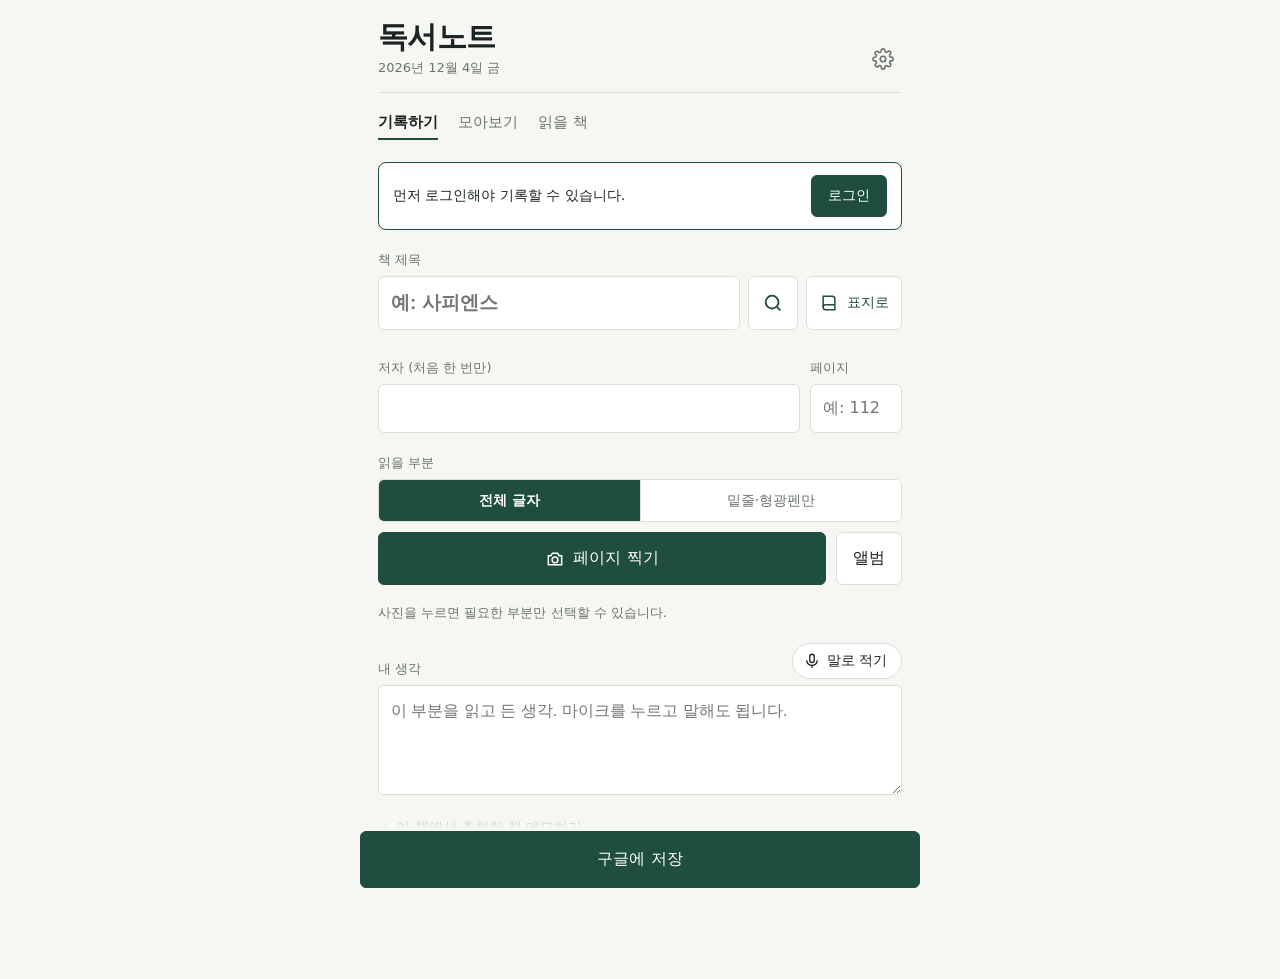
<file: index.html>
<!DOCTYPE html>
<html lang="ko">
<head>
<meta charset="UTF-8">
<meta http-equiv="Content-Security-Policy" content="default-src 'none'; script-src 'self'; style-src 'self' https://fonts.googleapis.com; font-src https://fonts.gstatic.com; img-src 'self' data: blob: https:; connect-src https://script.google.com https://script.googleusercontent.com; base-uri 'none'; form-action 'none'; object-src 'none'">
<meta name="referrer" content="no-referrer">
<meta name="viewport" content="width=device-width, initial-scale=1, viewport-fit=cover">
<meta name="theme-color" content="#1F4D3F">
<meta name="apple-mobile-web-app-capable" content="yes">
<meta name="apple-mobile-web-app-title" content="독서노트">
<title>독서노트</title>
<link rel="icon" href="data:image/svg+xml,%3Csvg xmlns='http://www.w3.org/2000/svg' viewBox='0 0 100 100'%3E%3Ctext y='.9em' font-size='90'%3E📖%3C/text%3E%3C/svg%3E">
<link rel="preconnect" href="https://fonts.googleapis.com">
<link rel="preconnect" href="https://fonts.gstatic.com" crossorigin>
<link href="https://fonts.googleapis.com/css2?family=Nanum+Gothic:wght@400;700;800&display=swap" rel="stylesheet">
<link rel="stylesheet" href="app.css?v=19">
</head>
<body>
<div class="wrap">
  <header>
    <div>
      <h1>독서노트</h1>
      <div class="today" id="today"></div>
    </div>
    <button class="icon-btn" id="openSettings" aria-label="로그인·기기 관리">
      <svg viewBox="0 0 24 24" fill="none" stroke="currentColor" stroke-width="1.8"><circle cx="12" cy="12" r="3"/><path d="M19.4 15a1.7 1.7 0 0 0 .3 1.8l.1.1a2 2 0 1 1-2.8 2.8l-.1-.1a1.7 1.7 0 0 0-1.8-.3 1.7 1.7 0 0 0-1 1.5V21a2 2 0 1 1-4 0v-.1a1.7 1.7 0 0 0-1.1-1.5 1.7 1.7 0 0 0-1.8.3l-.1.1a2 2 0 1 1-2.8-2.8l.1-.1a1.7 1.7 0 0 0 .3-1.8 1.7 1.7 0 0 0-1.5-1H3a2 2 0 1 1 0-4h.1a1.7 1.7 0 0 0 1.5-1.1 1.7 1.7 0 0 0-.3-1.8l-.1-.1a2 2 0 1 1 2.8-2.8l.1.1a1.7 1.7 0 0 0 1.8.3H9a1.7 1.7 0 0 0 1-1.5V3a2 2 0 1 1 4 0v.1a1.7 1.7 0 0 0 1 1.5 1.7 1.7 0 0 0 1.8-.3l.1-.1a2 2 0 1 1 2.8 2.8l-.1.1a1.7 1.7 0 0 0-.3 1.8V9a1.7 1.7 0 0 0 1.5 1H21a2 2 0 1 1 0 4h-.1a1.7 1.7 0 0 0-1.5 1z"/></svg>
    </button>
  </header>

  <nav role="tablist">
    <button role="tab" aria-selected="true" data-tab="write">기록하기</button>
    <button role="tab" aria-selected="false" data-tab="list">모아보기</button>
    <button role="tab" aria-selected="false" data-tab="wish">읽을 책</button>
  </nav>

  <div class="banner hidden" id="loginBanner">
    <span>먼저 로그인해야 기록할 수 있습니다.</span>
    <button class="btn primary" type="button" id="btnLoginBanner">로그인</button>
  </div>

  <section id="tab-write">
    <div class="queue hidden" id="queue" aria-live="polite"></div>
    <div id="result"></div>

    <div class="field">
      <label class="f" for="book">책 제목</label>
      <div class="titlebox">
        <input type="text" id="book" class="book" list="bookList" placeholder="예: 사피엔스" autocomplete="off" enterkeyhint="search">
        <button class="btn icon" id="btnFind" type="button" aria-label="책 검색"></button>
        <button class="btn" id="btnCover" type="button" aria-label="표지를 찍어 제목 입력">
          <svg viewBox="0 0 24 24" fill="none" stroke="currentColor" stroke-width="1.8"><path d="M5 4h11a3 3 0 0 1 3 3v13H8a3 3 0 0 1-3-3z"/><path d="M5 17a3 3 0 0 1 3-3h11"/></svg>
          표지로
        </button>
      </div>
      <input type="file" id="fileCover" accept="image/*" capture="environment" hidden>
      <datalist id="bookList"></datalist>
      <div class="titlehint" id="titleHint"></div>
      <div class="lookup hidden" id="lookup"></div>
      <div class="chips" id="chips" aria-label="최근 읽은 책"></div>
    </div>
    <div class="field row">
      <div>
        <label class="f" for="author">저자 (처음 한 번만)</label>
        <input type="text" id="author" autocomplete="off">
      </div>
      <div>
        <label class="f" for="page">페이지</label>
        <input type="text" id="page" inputmode="numeric" placeholder="예: 112">
      </div>
    </div>

    <div class="field">
      <label class="f">읽을 부분</label>
      <div class="seg" id="modeSeg" role="group" aria-label="읽을 부분">
        <button type="button" data-mode="all" aria-pressed="true">전체 글자</button>
        <button type="button" data-mode="marked" aria-pressed="false">밑줄·형광펜만</button>
      </div>
      <div class="shoot">
        <button class="btn primary" id="btnCamera" type="button">
          <svg viewBox="0 0 24 24" fill="none" stroke="currentColor" stroke-width="1.8"><path d="M4 8h3l2-3h6l2 3h3v11H4z"/><circle cx="12" cy="13" r="3.5"/></svg>
          페이지 찍기
        </button>
        <button class="btn" id="btnAlbum" type="button">앨범</button>
      </div>
      <input type="file" id="fileCamera" accept="image/*" capture="environment" hidden>
      <input type="file" id="fileAlbum" accept="image/*" multiple hidden>
      <div class="thumbs" id="thumbs"></div>
      <div class="hint" id="photoHint">사진을 누르면 필요한 부분만 선택할 수 있습니다.</div>
    </div>

    <div class="field">
      <div class="memo-head">
        <label class="f" for="memo">내 생각</label>
        <button type="button" class="mic" id="btnMic" aria-pressed="false">
          <span class="dot hidden"></span>
          <svg viewBox="0 0 24 24" fill="none" stroke="currentColor" stroke-width="1.8"><rect x="9" y="3" width="6" height="11" rx="3"/><path d="M5 11a7 7 0 0 0 14 0M12 18v3"/></svg>
          <span class="lbl">말로 적기</span>
        </button>
      </div>
      <textarea id="memo" placeholder="이 부분을 읽고 든 생각. 마이크를 누르고 말해도 됩니다."></textarea>
      <div class="interim" id="interim"></div>
    </div>
    <button type="button" class="linkbtn wish-here" id="btnWishHere">＋ 이 책에서 추천한 책 메모하기</button>
  </section>

  <section id="tab-wish" class="hidden">
    <div class="wishform">
      <div class="field">
        <label class="f" for="wTitle">추천받은 책</label>
        <div class="titlebox two">
          <input type="text" id="wTitle" class="book" placeholder="예: 총, 균, 쇠" autocomplete="off" maxlength="100" enterkeyhint="search">
          <button class="btn icon" id="wFind" type="button" aria-label="책 검색"></button>
        </div>
        <div class="lookup hidden" id="wLookup"></div>
      </div>
      <div class="field row">
        <div><label class="f" for="wAuthor">저자</label><input type="text" id="wAuthor" autocomplete="off" maxlength="100"></div>
        <div><label class="f" for="wFromPage">페이지</label><input type="text" id="wFromPage" inputmode="numeric" maxlength="20"></div>
      </div>
      <div class="field">
        <label class="f" for="wFrom">어느 책에서 추천받았나요</label>
        <input type="text" id="wFrom" list="bookList" placeholder="지금 읽는 책" autocomplete="off" maxlength="100">
      </div>
      <div class="field">
        <label class="f" for="wMemo">메모</label>
        <textarea id="wMemo" class="short" maxlength="1000" placeholder="왜 읽고 싶은지, 책에서 어떻게 소개됐는지"></textarea>
      </div>
      <div class="status" id="wStatus"></div>
      <button class="btn primary wide" type="button" id="wAdd">목록에 추가</button>
    </div>
    <div class="seg" id="wishFilter" role="group" aria-label="목록 보기">
      <button type="button" data-f="todo" aria-pressed="true">읽을 책</button>
      <button type="button" data-f="done" aria-pressed="false">읽은 책</button>
    </div>
    <div id="wishList"></div>
  </section>

  <section id="tab-list" class="hidden">
    <div class="shelf" id="shelf"></div>
    <a class="masterlink hidden" id="masterLink" target="_blank" rel="noopener">전체 기록 문서 열기</a>
    <div id="notes"></div>
  </section>
</div>

<div class="savebar" id="savebar">
  <div class="inner">
    <div class="status" id="status"></div>
    <button class="btn primary" id="btnSave" type="button">구글에 저장</button>
  </div>
</div>

<!-- 영역 선택 -->
<div class="cropper hidden" id="cropper" role="dialog" aria-label="읽을 부분 선택">
  <p>손가락으로 끌어서 읽을 부분을 선택하세요</p>
  <div class="stage"><div class="frame" id="frame"><img id="cropImg" alt="선택할 사진"><div class="sel hidden" id="sel"></div></div></div>
  <div class="bar">
    <button class="btn" type="button" id="cropCancel">닫기</button>
    <button class="btn" type="button" id="cropAll">전체 사용</button>
    <button class="btn primary" type="button" id="cropOk">이 부분만</button>
  </div>
</div>

<dialog id="settings">
  <h2>로그인 · 기기 관리</h2>
  <div id="loginForm">
    <div class="field">
      <label class="f" for="cfgUrl">웹앱 URL</label>
      <input type="url" id="cfgUrl" placeholder="https://script.google.com/macros/s/…/exec" autocomplete="off" spellcheck="false">
    </div>
    <div class="field">
      <label class="f" for="cfgPw">비밀번호</label>
      <input type="password" id="cfgPw" autocomplete="current-password">
    </div>
    <div class="field">
      <label class="f" for="cfgName">이 기기 이름</label>
      <input type="text" id="cfgName" maxlength="40" autocomplete="off">
    </div>
    <div class="status" id="cfgStatus"></div>
    <div class="actions">
      <button class="btn" id="cfgClose" type="button">닫기</button>
      <button class="btn primary" id="cfgLogin" type="button">로그인</button>
    </div>
    <p class="secnote">비밀번호는 로그인할 때 한 번만 암호화 연결로 전송되고, 이 기기에는 저장되지 않습니다.</p>
  </div>
  <div id="devPanel" class="hidden">
    <div class="hint" id="devInfo"></div>
    <div id="devList"></div>
    <p class="secnote">잃어버린 기기는 여기서 해제하세요. 모든 기기를 한 번에 로그아웃하려면 Apps Script 편집기에서 revokeAllDevices()를 실행합니다.</p>
    <div class="upd">
      <h3>서버 업데이트</h3>
      <p class="secnote">새 Code.gs를 구글 드라이브 <b>독서노트 › 업데이트</b> 폴더에 넣고 아래를 누르세요. 적용 전 현재 코드는 자동으로 백업됩니다.</p>
      <div id="updInfo" class="hint"></div>
      <div class="field"><label class="f" for="updPw">비밀번호 확인</label><input type="password" id="updPw" autocomplete="current-password"></div>
      <div class="status" id="updStatus"></div>
      <div class="actions">
        <button class="btn" type="button" id="updCheck">폴더 확인</button>
        <button class="btn" type="button" id="updRollback">되돌리기</button>
        <button class="btn primary" type="button" id="updApply">업데이트 적용</button>
      </div>
    </div>
    <div class="actions"><button class="btn" type="button" id="devClose">닫기</button></div>
  </div>
</dialog>

<div class="dlg-backdrop hidden" id="dlgBackdrop"></div>
<script src="outbox.js?v=14"></script>
<script src="app.js?v=19"></script>
</body>
</html>
</file>
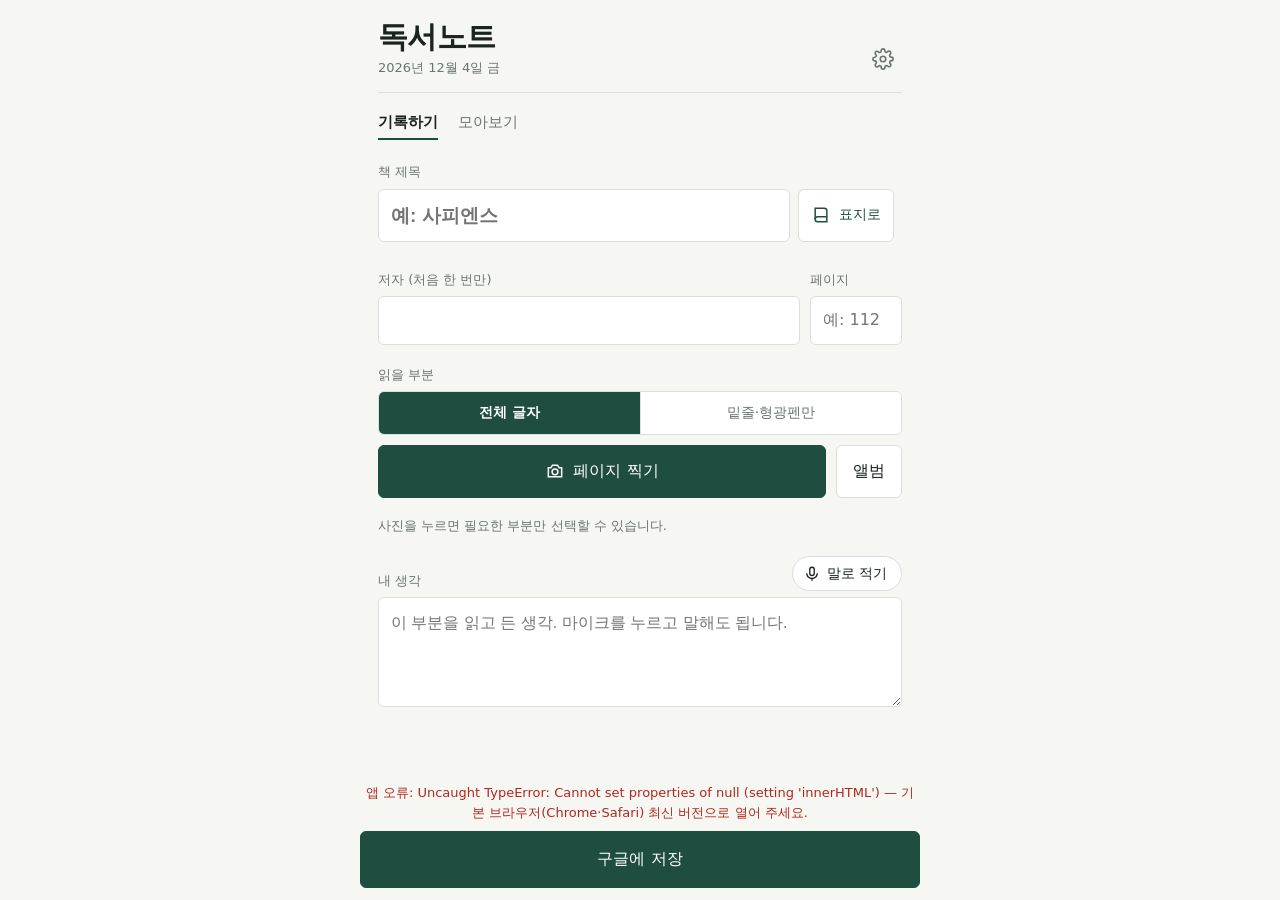
<file: index-1.html>
<!DOCTYPE html>
<html lang="ko">
<head>
<meta charset="UTF-8">
<meta http-equiv="Content-Security-Policy" content="default-src 'none'; script-src 'self'; style-src 'self' https://fonts.googleapis.com; font-src https://fonts.gstatic.com; img-src 'self' data: blob: https:; connect-src https://script.google.com https://script.googleusercontent.com; base-uri 'none'; form-action 'none'; object-src 'none'">
<meta name="referrer" content="no-referrer">
<meta name="viewport" content="width=device-width, initial-scale=1, viewport-fit=cover">
<meta name="theme-color" content="#1F4D3F">
<meta name="apple-mobile-web-app-capable" content="yes">
<meta name="apple-mobile-web-app-title" content="독서노트">
<title>독서노트</title>
<link rel="icon" href="data:image/svg+xml,%3Csvg xmlns='http://www.w3.org/2000/svg' viewBox='0 0 100 100'%3E%3Ctext y='.9em' font-size='90'%3E📖%3C/text%3E%3C/svg%3E">
<link rel="preconnect" href="https://fonts.googleapis.com">
<link rel="preconnect" href="https://fonts.gstatic.com" crossorigin>
<link href="https://fonts.googleapis.com/css2?family=Nanum+Gothic:wght@400;700;800&display=swap" rel="stylesheet">
<link rel="stylesheet" href="app.css?v=11">
</head>
<body>
<div class="wrap">
  <header>
    <div>
      <h1>독서노트</h1>
      <div class="today" id="today"></div>
    </div>
    <button class="icon-btn" id="openSettings" aria-label="로그인·기기 관리">
      <svg viewBox="0 0 24 24" fill="none" stroke="currentColor" stroke-width="1.8"><circle cx="12" cy="12" r="3"/><path d="M19.4 15a1.7 1.7 0 0 0 .3 1.8l.1.1a2 2 0 1 1-2.8 2.8l-.1-.1a1.7 1.7 0 0 0-1.8-.3 1.7 1.7 0 0 0-1 1.5V21a2 2 0 1 1-4 0v-.1a1.7 1.7 0 0 0-1.1-1.5 1.7 1.7 0 0 0-1.8.3l-.1.1a2 2 0 1 1-2.8-2.8l.1-.1a1.7 1.7 0 0 0 .3-1.8 1.7 1.7 0 0 0-1.5-1H3a2 2 0 1 1 0-4h.1a1.7 1.7 0 0 0 1.5-1.1 1.7 1.7 0 0 0-.3-1.8l-.1-.1a2 2 0 1 1 2.8-2.8l.1.1a1.7 1.7 0 0 0 1.8.3H9a1.7 1.7 0 0 0 1-1.5V3a2 2 0 1 1 4 0v.1a1.7 1.7 0 0 0 1 1.5 1.7 1.7 0 0 0 1.8-.3l.1-.1a2 2 0 1 1 2.8 2.8l-.1.1a1.7 1.7 0 0 0-.3 1.8V9a1.7 1.7 0 0 0 1.5 1H21a2 2 0 1 1 0 4h-.1a1.7 1.7 0 0 0-1.5 1z"/></svg>
    </button>
  </header>

  <nav role="tablist">
    <button role="tab" aria-selected="true" data-tab="write">기록하기</button>
    <button role="tab" aria-selected="false" data-tab="list">모아보기</button>
  </nav>

  <div class="banner hidden" id="loginBanner">
    <span>먼저 로그인해야 기록할 수 있습니다.</span>
    <button class="btn primary" type="button" id="btnLoginBanner">로그인</button>
  </div>

  <section id="tab-write">
    <div class="queue hidden" id="queue" aria-live="polite"></div>
    <div id="result"></div>

    <div class="field">
      <label class="f" for="book">책 제목</label>
      <div class="titlebox">
        <input type="text" id="book" class="book" list="bookList" placeholder="예: 사피엔스" autocomplete="off">
        <button class="btn" id="btnCover" type="button" aria-label="표지를 찍어 제목 입력">
          <svg viewBox="0 0 24 24" fill="none" stroke="currentColor" stroke-width="1.8"><path d="M5 4h11a3 3 0 0 1 3 3v13H8a3 3 0 0 1-3-3z"/><path d="M5 17a3 3 0 0 1 3-3h11"/></svg>
          표지로
        </button>
      </div>
      <input type="file" id="fileCover" accept="image/*" capture="environment" hidden>
      <datalist id="bookList"></datalist>
      <div class="titlehint" id="titleHint"></div>
      <div class="lookup hidden" id="lookup"></div>
      <div class="chips" id="chips" aria-label="최근 읽은 책"></div>
    </div>
    <div class="field row">
      <div>
        <label class="f" for="author">저자 (처음 한 번만)</label>
        <input type="text" id="author" autocomplete="off">
      </div>
      <div>
        <label class="f" for="page">페이지</label>
        <input type="text" id="page" inputmode="numeric" placeholder="예: 112">
      </div>
    </div>

    <div class="field">
      <label class="f">읽을 부분</label>
      <div class="seg" role="group" aria-label="읽을 부분">
        <button type="button" data-mode="all" aria-pressed="true">전체 글자</button>
        <button type="button" data-mode="marked" aria-pressed="false">밑줄·형광펜만</button>
      </div>
      <div class="shoot">
        <button class="btn primary" id="btnCamera" type="button">
          <svg viewBox="0 0 24 24" fill="none" stroke="currentColor" stroke-width="1.8"><path d="M4 8h3l2-3h6l2 3h3v11H4z"/><circle cx="12" cy="13" r="3.5"/></svg>
          페이지 찍기
        </button>
        <button class="btn" id="btnAlbum" type="button">앨범</button>
      </div>
      <input type="file" id="fileCamera" accept="image/*" capture="environment" hidden>
      <input type="file" id="fileAlbum" accept="image/*" multiple hidden>
      <div class="thumbs" id="thumbs"></div>
      <div class="hint" id="photoHint">사진을 누르면 필요한 부분만 선택할 수 있습니다.</div>
    </div>

    <div class="field">
      <div class="memo-head">
        <label class="f" for="memo">내 생각</label>
        <button type="button" class="mic" id="btnMic" aria-pressed="false">
          <span class="dot hidden"></span>
          <svg viewBox="0 0 24 24" fill="none" stroke="currentColor" stroke-width="1.8"><rect x="9" y="3" width="6" height="11" rx="3"/><path d="M5 11a7 7 0 0 0 14 0M12 18v3"/></svg>
          <span class="lbl">말로 적기</span>
        </button>
      </div>
      <textarea id="memo" placeholder="이 부분을 읽고 든 생각. 마이크를 누르고 말해도 됩니다."></textarea>
      <div class="interim" id="interim"></div>
    </div>
  </section>

  <section id="tab-list" class="hidden">
    <div class="shelf" id="shelf"></div>
    <a class="masterlink hidden" id="masterLink" target="_blank" rel="noopener">전체 기록 문서 열기</a>
    <div id="notes"></div>
  </section>
</div>

<div class="savebar" id="savebar">
  <div class="inner">
    <div class="status" id="status"></div>
    <button class="btn primary" id="btnSave" type="button">구글에 저장</button>
  </div>
</div>

<!-- 영역 선택 -->
<div class="cropper hidden" id="cropper" role="dialog" aria-label="읽을 부분 선택">
  <p>손가락으로 끌어서 읽을 부분을 선택하세요</p>
  <div class="stage"><div class="frame" id="frame"><img id="cropImg" alt="선택할 사진"><div class="sel hidden" id="sel"></div></div></div>
  <div class="bar">
    <button class="btn" type="button" id="cropCancel">닫기</button>
    <button class="btn" type="button" id="cropAll">전체 사용</button>
    <button class="btn primary" type="button" id="cropOk">이 부분만</button>
  </div>
</div>

<dialog id="settings">
  <h2>로그인 · 기기 관리</h2>
  <div id="loginForm">
    <div class="field">
      <label class="f" for="cfgUrl">웹앱 URL</label>
      <input type="url" id="cfgUrl" placeholder="https://script.google.com/macros/s/…/exec" autocomplete="off" spellcheck="false">
    </div>
    <div class="field">
      <label class="f" for="cfgPw">비밀번호</label>
      <input type="password" id="cfgPw" autocomplete="current-password">
    </div>
    <div class="field">
      <label class="f" for="cfgName">이 기기 이름</label>
      <input type="text" id="cfgName" maxlength="40" autocomplete="off">
    </div>
    <div class="status" id="cfgStatus"></div>
    <div class="actions">
      <button class="btn" id="cfgClose" type="button">닫기</button>
      <button class="btn primary" id="cfgLogin" type="button">로그인</button>
    </div>
    <p class="secnote">비밀번호는 로그인할 때 한 번만 암호화 연결로 전송되고, 이 기기에는 저장되지 않습니다.</p>
  </div>
  <div id="devPanel" class="hidden">
    <div class="hint" id="devInfo"></div>
    <div id="devList"></div>
    <p class="secnote">잃어버린 기기는 여기서 해제하세요. 모든 기기를 한 번에 로그아웃하려면 Apps Script 편집기에서 revokeAllDevices()를 실행합니다.</p>
    <div class="upd">
      <h3>서버 업데이트</h3>
      <p class="secnote">새 Code.gs를 구글 드라이브 <b>독서노트 › 업데이트</b> 폴더에 넣고 아래를 누르세요. 적용 전 현재 코드는 자동으로 백업됩니다.</p>
      <div id="updInfo" class="hint"></div>
      <div class="field"><label class="f" for="updPw">비밀번호 확인</label><input type="password" id="updPw" autocomplete="current-password"></div>
      <div class="status" id="updStatus"></div>
      <div class="actions">
        <button class="btn" type="button" id="updCheck">폴더 확인</button>
        <button class="btn" type="button" id="updRollback">되돌리기</button>
        <button class="btn primary" type="button" id="updApply">업데이트 적용</button>
      </div>
    </div>
    <div class="actions"><button class="btn" type="button" id="devClose">닫기</button></div>
  </div>
</dialog>

<div class="dlg-backdrop hidden" id="dlgBackdrop"></div>
<script src="outbox.js?v=8"></script>
<script src="app.js?v=11"></script>
</body>
</html>
</file>
<file: app.css>
:root{
  --cloth:#1F4D3F; --paper:#F6F7F3; --surface:#FFFFFF;
  --ink:#1B2420; --pencil:#6B7470; --rule:#DADFD9; --marker:#F4E46A; --danger:#B3261E; --rec:#C62828;
  --on-cloth:#FFFFFF;
  --serif:'Nanum Gothic','Apple SD Gothic Neo','Malgun Gothic',sans-serif;
  --sans:'Nanum Gothic','Apple SD Gothic Neo','Malgun Gothic',system-ui,sans-serif;
  box-sizing:border-box;
  padding-top:env(safe-area-inset-top,0px);
  padding-bottom:env(safe-area-inset-bottom,0px);
}
@media (prefers-color-scheme:dark){
  :root{ --cloth:#7FB59F; --paper:#141C19; --surface:#1C2622; --ink:#E4EAE6; --pencil:#98A39E;
    --rule:#2E3A35; --marker:rgba(244,228,106,.32); --danger:#F2B8B5; --rec:#FF8A80; --on-cloth:#0E1714; }
}
*,*::before,*::after{box-sizing:inherit}
html,body{margin:0;background:var(--paper);color:var(--ink)}
body{font-family:var(--sans);font-size:16px;line-height:1.55;-webkit-font-smoothing:antialiased}
button,input,textarea,select{font:inherit;color:inherit}
:focus-visible{outline:2px solid var(--cloth);outline-offset:2px}
.wrap{max-width:560px;margin:0 auto;padding:0 18px 130px}

header{display:flex;align-items:flex-end;justify-content:space-between;padding:22px 0 14px;border-bottom:1px solid var(--rule)}
header h1{font-family:var(--serif);font-weight:700;font-size:30px;line-height:1;margin:0;letter-spacing:-.02em}
header .today{font-size:13px;color:var(--pencil);margin-top:6px}
.icon-btn{background:none;border:0;padding:8px;border-radius:8px;color:var(--pencil);cursor:pointer}
.icon-btn svg{width:22px;height:22px;display:block}

nav{display:flex;gap:22px;margin:14px 0 22px}
nav button{background:none;border:0;padding:4px 0;font-size:15px;color:var(--pencil);cursor:pointer;border-bottom:2px solid transparent}
nav button[aria-selected="true"]{color:var(--ink);font-weight:600;border-color:var(--cloth)}

label.f{display:block;font-size:13px;color:var(--pencil);margin:0 0 6px}
.field{margin-bottom:20px}
.row{display:grid;grid-template-columns:1fr 92px;gap:10px}
input[type=text],input[type=url],textarea{width:100%;background:var(--surface);border:1px solid var(--rule);border-radius:6px;padding:11px 12px;outline:none}
input:focus,textarea:focus{border-color:var(--cloth)}
input.book{font-family:var(--serif);font-size:19px;font-weight:700}
textarea{min-height:110px;resize:vertical;font-family:var(--serif);line-height:1.75}

.btn{display:inline-flex;align-items:center;justify-content:center;gap:8px;border-radius:6px;padding:13px 16px;border:1px solid var(--rule);background:var(--surface);cursor:pointer;font-weight:500}
.btn svg{width:20px;height:20px;flex:none}
.btn.primary{background:var(--cloth);border-color:var(--cloth);color:var(--on-cloth)}
.btn:disabled{opacity:.55;cursor:default}
.titlebox{display:grid;grid-template-columns:1fr auto;gap:8px}
.titlebox .btn{padding:0 12px;font-size:14px;color:var(--cloth)}
.chips{display:flex;gap:6px;flex-wrap:wrap;margin-top:8px}
.chip{border:1px solid var(--rule);background:var(--surface);border-radius:999px;padding:5px 12px;font-size:13px;cursor:pointer;font-family:var(--serif);max-width:100%;white-space:nowrap;overflow:hidden;text-overflow:ellipsis}
.chip[aria-pressed="true"]{border-color:var(--cloth);color:var(--cloth);font-weight:700}
.titlehint{font-size:13px;margin-top:6px;color:var(--pencil);min-height:0}
.titlehint.same{color:var(--cloth)}
.lookup{margin-top:8px;border:1px solid var(--rule);border-radius:6px;background:var(--surface);overflow:hidden}
.lookup .lh{display:flex;justify-content:space-between;align-items:center;padding:8px 12px;font-size:12px;color:var(--pencil);border-bottom:1px solid var(--rule)}
.lookup .lh button{background:none;border:0;color:var(--pencil);cursor:pointer;font-size:13px;padding:2px 4px}
.cand{display:grid;grid-template-columns:40px 1fr;gap:12px;align-items:center;width:100%;text-align:left;background:none;border:0;padding:10px 12px;cursor:pointer}
.cand+.cand{border-top:1px solid var(--rule)}
.cand img,.cand .noimg{width:40px;height:58px;object-fit:cover;border-radius:2px;background:var(--rule)}
.cand b{display:block;font-family:var(--serif);font-size:15px;line-height:1.3}
.cand span{display:block;font-size:13px;color:var(--pencil);margin-top:2px}
.notice{font-size:13px;color:var(--cloth);margin-top:8px}
.shoot{display:grid;grid-template-columns:1fr auto;gap:10px}

.seg{display:grid;grid-template-columns:1fr 1fr;border:1px solid var(--rule);border-radius:6px;overflow:hidden;margin-bottom:10px}
.seg button{background:var(--surface);border:0;padding:10px 8px;cursor:pointer;font-size:14px;color:var(--pencil)}
.seg button+button{border-left:1px solid var(--rule)}
.seg button[aria-pressed="true"]{background:var(--cloth);color:var(--on-cloth);font-weight:600}

.thumbs{display:grid;grid-template-columns:repeat(auto-fill,minmax(92px,1fr));gap:8px;margin-top:10px}
.thumb{position:relative;aspect-ratio:3/4;border-radius:4px;overflow:hidden;background:var(--rule);cursor:pointer;border:0;padding:0}
.thumb img{width:100%;height:100%;object-fit:cover;display:block}
.thumb .n{position:absolute;left:5px;top:4px;font-size:11px;color:#fff;background:rgba(0,0,0,.55);padding:0 6px;border-radius:3px}
.thumb .cut{position:absolute;left:0;right:0;bottom:0;font-size:11px;color:#fff;background:rgba(31,77,63,.9);text-align:center;padding:2px 0}
.thumb .del{position:absolute;right:4px;top:4px;width:26px;height:26px;border-radius:50%;border:0;background:rgba(0,0,0,.6);color:#fff;cursor:pointer;line-height:1}
.hint{font-size:13px;color:var(--pencil);margin-top:8px}

.memo-head{display:flex;justify-content:space-between;align-items:flex-end;margin-bottom:6px}
.memo-head label.f{margin:0}
.mic{display:inline-flex;align-items:center;gap:6px;border:1px solid var(--rule);background:var(--surface);border-radius:999px;padding:6px 14px 6px 10px;cursor:pointer;font-size:14px}
.mic svg{width:18px;height:18px}
.mic.on{border-color:var(--rec);color:var(--rec);font-weight:600}
.mic.on .dot{width:8px;height:8px;border-radius:50%;background:var(--rec)}
@media (prefers-reduced-motion:no-preference){.mic.on .dot{animation:blink 1s infinite}@keyframes blink{50%{opacity:.25}}}
.interim{font-family:var(--serif);color:var(--pencil);font-size:14px;min-height:0;margin-top:6px}

.savebar{position:fixed;left:0;right:0;bottom:0;padding:12px 18px calc(12px + env(safe-area-inset-bottom,0px));background:linear-gradient(to top,var(--paper) 70%,transparent)}
.savebar .inner{max-width:560px;margin:0 auto}
.savebar .btn{width:100%;padding:15px;font-size:16px}
.status{font-size:13px;color:var(--pencil);text-align:center;margin-bottom:8px;min-height:1em}
.status.err{color:var(--danger)}

.note{padding:20px 0 22px;border-bottom:1px solid var(--rule)}
.note .meta{display:flex;justify-content:space-between;gap:10px;font-size:13px;color:var(--pencil)}
.note .no{font-family:var(--serif);font-weight:700;color:var(--cloth);font-size:15px}
.note h3{font-family:var(--serif);font-size:20px;margin:4px 0 12px;line-height:1.35}
.note h3 small{font-size:14px;color:var(--pencil);font-weight:400;margin-left:6px}
.capture{font-family:var(--serif);line-height:1.85;white-space:pre-wrap;margin:0 0 14px;padding:12px 14px;background:var(--surface);border:1px solid var(--rule);border-radius:6px;max-height:260px;overflow:auto}
.summary{font-family:var(--serif);line-height:1.85;margin:0 0 14px}
.quotes{list-style:none;padding:0;margin:0 0 14px}
.quotes li{font-family:var(--serif);font-weight:700;line-height:1.9;margin-bottom:8px}
.quotes li span{background:linear-gradient(transparent 38%,var(--marker) 38%,var(--marker) 92%,transparent 92%);box-decoration-break:clone;-webkit-box-decoration-break:clone;padding:0 2px}
.kw{margin:0 0 14px;display:grid;grid-template-columns:auto 1fr;gap:6px 12px;font-size:14px}
.kw dt{font-weight:600;color:var(--cloth)}
.kw dd{margin:0;color:var(--ink)}
.memo{border-left:3px solid var(--cloth);padding:2px 0 2px 12px;margin:0 0 14px;font-family:var(--serif);color:var(--cloth);line-height:1.8;white-space:pre-wrap}
.tags{display:flex;flex-wrap:wrap;gap:6px 10px;font-size:13px;color:var(--pencil);margin-bottom:12px}
.links{display:flex;flex-wrap:wrap;gap:14px;margin-top:4px;font-size:14px}
.links a{color:var(--cloth);text-underline-offset:3px}
.done{background:var(--surface);border:1px solid var(--rule);border-radius:8px;padding:4px 16px;margin-bottom:24px}
.done .note{border:0}
.done .capture{background:var(--paper)}
.done .head{font-weight:600;color:var(--cloth);padding-top:14px}
.warn{font-size:13px;color:var(--danger);margin-top:8px}
.sec{font-size:12px;color:var(--pencil);margin:0 0 6px}

.shelf{display:flex;gap:8px;overflow-x:auto;padding-bottom:6px;margin-bottom:6px;scrollbar-width:none}
.shelf::-webkit-scrollbar{display:none}
.spine{flex:0 0 auto;border:1px solid var(--rule);background:var(--surface);border-radius:4px;padding:8px 12px;cursor:pointer;text-align:left;max-width:190px}
.spine b{display:block;font-family:var(--serif);font-size:15px;white-space:nowrap;overflow:hidden;text-overflow:ellipsis}
.spine i{font-style:normal;font-size:12px;color:var(--pencil)}
.spine[aria-pressed="true"]{background:var(--cloth);border-color:var(--cloth);color:var(--on-cloth)}
.spine[aria-pressed="true"] i{color:var(--on-cloth);opacity:.8}
.masterlink{display:block;font-size:14px;color:var(--cloth);margin:4px 0 8px}
.empty{padding:40px 0;text-align:center;color:var(--pencil);font-size:15px}

/* 영역 선택 */
.cropper{position:fixed;inset:0;z-index:50;background:#0d0f0e;color:#fff;display:flex;flex-direction:column;
  padding:calc(12px + env(safe-area-inset-top,0px)) 14px calc(14px + env(safe-area-inset-bottom,0px))}
.cropper p{margin:0 0 10px;font-size:14px;color:#cfd6d2;text-align:center}
.stage{flex:1;display:flex;align-items:center;justify-content:center;min-height:0}
.frame{position:relative;touch-action:none;user-select:none;-webkit-user-select:none;max-width:100%;max-height:100%}
.frame img{display:block;max-width:100%;max-height:calc(100vh - 190px);pointer-events:none}
.sel{position:absolute;border:2px solid var(--marker);box-shadow:0 0 0 9999px rgba(0,0,0,.55);pointer-events:none}
.cropper .bar{display:grid;grid-template-columns:1fr 1fr 1.3fr;gap:8px;margin-top:12px}
.cropper .btn{background:#26302c;border-color:#3a4641;color:#fff}
.cropper .btn.primary{background:#F4E46A;border-color:#F4E46A;color:#1B2420}

dialog{border:0;border-radius:10px;padding:22px;width:min(92vw,440px);background:var(--surface);color:var(--ink)}
dialog::backdrop{background:rgba(0,0,0,.45)}
dialog h2{font-family:var(--serif);margin:0 0 16px;font-size:22px}
dialog .actions{display:flex;gap:8px;justify-content:flex-end;margin-top:6px}
.hidden{display:none!important}
@media (prefers-reduced-motion:no-preference){.done{animation:rise .35s ease-out}@keyframes rise{from{opacity:0;transform:translateY(8px)}to{opacity:1;transform:none}}}

.dev{display:flex;justify-content:space-between;align-items:center;gap:10px;padding:10px 0;border-top:1px solid var(--rule)}
.dev b{display:block;font-size:15px}
.dev b em{font-style:normal;font-size:12px;color:var(--cloth);border:1px solid var(--cloth);border-radius:4px;padding:0 5px;margin-left:4px}
.dev span{display:block;font-size:12px;color:var(--pencil)}
.dev .btn{padding:7px 12px;font-size:13px;flex:none}
.secnote{font-size:12px;color:var(--pencil);line-height:1.6;margin:12px 0 0}

.banner{display:flex;justify-content:space-between;align-items:center;gap:12px;background:var(--surface);border:1px solid var(--cloth);border-radius:8px;padding:12px 14px;margin-bottom:20px;font-size:14px}
.banner .btn{padding:9px 16px;flex:none}
dialog:not([open]){display:none}
dialog.fb{position:fixed;left:50%;top:max(24px,env(safe-area-inset-top,0px));transform:translateX(-50%);z-index:70;box-shadow:0 10px 40px rgba(0,0,0,.35);max-height:calc(100% - 48px);overflow:auto;margin:0}
.dlg-backdrop{position:fixed;inset:0;background:rgba(0,0,0,.45);z-index:65}

.linkbtn{background:none;border:0;padding:0;color:var(--cloth);font:inherit;font-size:14px;cursor:pointer;text-decoration:underline;text-underline-offset:3px}
.note.editing{background:var(--surface);border:1px solid var(--cloth);border-radius:8px;padding:16px;margin:12px 0}
.note.editing textarea.e-text{font-family:var(--serif);line-height:1.8;min-height:180px}
.note.editing label.f small{color:var(--pencil);font-size:12px;margin-left:4px}
.chk{display:flex;gap:8px;align-items:center;font-size:14px;margin:4px 0 10px;cursor:pointer}
.chk input{width:18px;height:18px;accent-color:var(--cloth)}
.edit-actions{display:flex;gap:8px;justify-content:flex-end}
.edited{font-size:12px;color:var(--pencil);margin-top:6px}

.queue{border:1px solid var(--rule);background:var(--surface);border-radius:8px;padding:6px 14px;margin-bottom:18px}
.q-head{font-size:13px;color:var(--pencil);padding:6px 0}
.q-row{display:flex;justify-content:space-between;gap:12px;padding:10px 0;border-top:1px solid var(--rule)}
.q-main b{display:block;font-family:var(--serif);font-size:15px}
.q-main span{display:block;font-size:12px;color:var(--pencil)}
.q-main .q-err{color:var(--danger)}
.q-side{display:flex;flex-direction:column;align-items:flex-end;gap:4px;flex:none;font-size:13px}
.q-side em{font-style:normal;color:var(--pencil)}
.q-sending .q-side em{color:var(--cloth);font-weight:600}
.q-done .q-side em{color:var(--cloth);font-weight:600}
.q-failed .q-side em,.q-needLogin .q-side em{color:var(--danger);font-weight:600}

.upd{border-top:1px solid var(--rule);margin-top:16px;padding-top:12px}
.upd h3{font-family:var(--serif);font-size:17px;margin:0 0 4px}
.upd #updInfo{margin:8px 0 12px;line-height:1.6}
.upd .actions{flex-wrap:wrap}

nav{gap:20px}
.wish-here{display:block;margin:-6px 0 10px}
textarea.short{min-height:70px}
.btn.wide{width:100%}
.wishform{border:1px solid var(--rule);background:var(--surface);border-radius:8px;padding:14px 14px 16px;margin-bottom:20px}
.wishform input[type=text],.wishform textarea{background:var(--paper)}
#wishFilter{margin-bottom:4px}
.wish{display:grid;grid-template-columns:30px 1fr auto;gap:10px;align-items:start;padding:14px 0;border-bottom:1px solid var(--rule)}
.wcheck{position:relative;width:26px;height:26px;margin-top:2px;cursor:pointer}
.wcheck input{position:absolute;opacity:0;width:26px;height:26px;margin:0;cursor:pointer}
.wcheck span{display:block;width:24px;height:24px;border:2px solid var(--cloth);border-radius:6px}
.wcheck input:checked+span{background:var(--cloth)}
.wcheck input:checked+span::after{content:'';position:absolute;left:9px;top:4px;width:6px;height:12px;border:solid var(--on-cloth);border-width:0 3px 3px 0;transform:rotate(45deg)}
.wcheck input:focus-visible+span{outline:2px solid var(--cloth);outline-offset:2px}
.wbody b{display:block;font-size:16px;line-height:1.35}
.wbody span{display:block;font-size:13px;color:var(--pencil);margin-top:2px}
.wbody .wfrom{color:var(--cloth)}
.wbody p{margin:6px 0 0;font-size:14px;line-height:1.6;white-space:pre-wrap}
.wbody .wmeta{font-size:12px;margin-top:6px}
.wish.is-read .wbody b{text-decoration:line-through;text-decoration-color:var(--pencil);color:var(--pencil)}
.wact{display:flex;flex-direction:column;align-items:flex-end;gap:8px;font-size:13px}
.wact .linkbtn{font-size:13px}
.wact .w-del{color:var(--pencil)}

.titlebox{grid-template-columns:1fr auto auto}
.titlebox.two{grid-template-columns:1fr auto}
.titlebox .btn.icon{padding:0 13px;color:var(--cloth)}
.titlebox .btn.icon svg{width:22px;height:22px}

.done.skip{border-color:var(--marker)}
.done.skip .head{color:var(--ink)}

.edit-actions .grow{flex:1}
.btn.danger{color:var(--danger);border-color:var(--danger);background:transparent}
.deleted-msg{padding:14px 0;border-bottom:1px solid var(--rule)}

.bookbar{display:flex;justify-content:space-between;align-items:center;gap:10px;padding:8px 0 10px;border-bottom:1px solid var(--rule);font-size:14px;color:var(--pencil)}
.note.editing input.e-book{font-size:17px}
</file>
